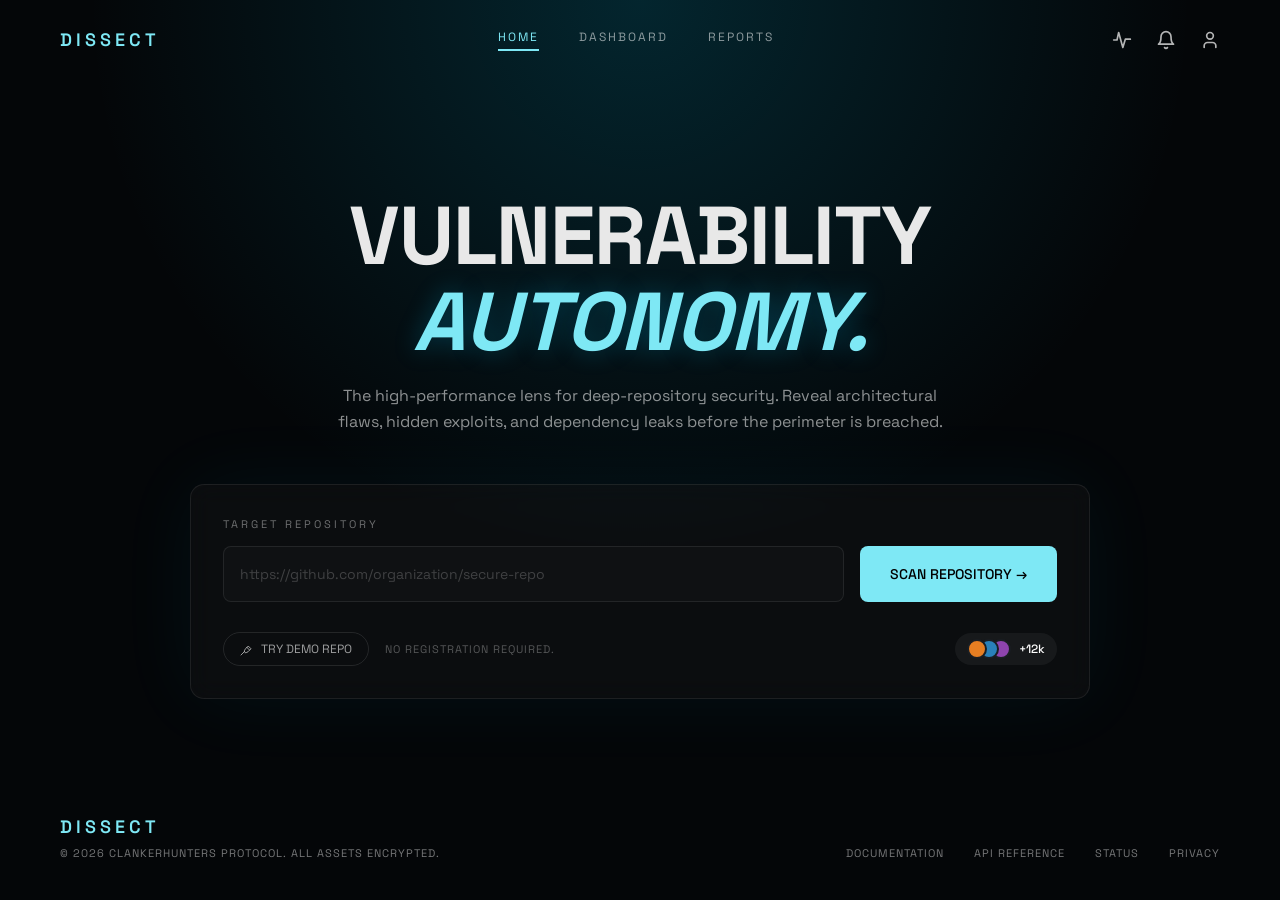
<file: frontend/index.html>
<!DOCTYPE html>
<html lang="en">
<head>
    <meta charset="UTF-8">
    <meta name="viewport" content="width=device-width, initial-scale=1.0">
    <title>DISSECT | Vulnerability Autonomy</title>
    
    <link rel="preconnect" href="https://fonts.googleapis.com">
    <link rel="preconnect" href="https://fonts.gstatic.com" crossorigin>
    <link href="https://fonts.googleapis.com/css2?family=Space+Grotesk:ital,wght@0,300..700;1,300..700&display=swap" rel="stylesheet">
    
    <link rel="stylesheet" href="styles.css">
</head>
<body>
    <nav class="navbar">
        <div class="nav-left">
            <span class="logo">DISSECT</span>
        </div>
        <div class="nav-center">
            <a href="#" class="nav-link active">HOME</a>
            <a href="dashboard.html" class="nav-link">DASHBOARD</a>
            <a href="report.html" class="nav-link">REPORTS</a>
        </div>
        <div class="nav-right">
            <svg class="nav-icon" xmlns="http://www.w3.org/2000/svg" width="20" height="20" viewBox="0 0 24 24" fill="none" stroke="currentColor" stroke-width="2" stroke-linecap="round" stroke-linejoin="round">
                <path d="M2 12h4l2-9 5 18 3-10h6"/>
            </svg>
            <svg class="nav-icon" xmlns="http://www.w3.org/2000/svg" width="20" height="20" viewBox="0 0 24 24" fill="none" stroke="currentColor" stroke-width="2" stroke-linecap="round" stroke-linejoin="round">
                <path d="M18 8A6 6 0 0 0 6 8c0 7-3 9-3 9h18s-3-2-3-9"></path>
                <path d="M13.73 21a2 2 0 0 1-3.46 0"></path>
            </svg>
            <svg class="nav-icon" xmlns="http://www.w3.org/2000/svg" width="20" height="20" viewBox="0 0 24 24" fill="none" stroke="currentColor" stroke-width="2" stroke-linecap="round" stroke-linejoin="round">
                <path d="M19 21v-2a4 4 0 0 0-4-4H9a4 4 0 0 0-4 4v2"></path>
                <circle cx="12" cy="7" r="4"></circle>
            </svg>
        </div>
    </nav>

    <main class="main-content">
        <div class="hero animate-fade-in">
            <h1 class="hero-title">VULNERABILITY</h1>
            <h2 class="hero-subtitle">AUTONOMY.</h2>
            <p class="hero-description">
                The high-performance lens for deep-repository security. Reveal architectural flaws, hidden exploits, and dependency leaks before the perimeter is breached.
            </p>
        </div>

        <div class="scan-card animate-slide-up">
            <label class="input-label">TARGET REPOSITORY</label>
            <div class="input-group">
                <input type="text" class="repo-input" placeholder="https://github.com/organization/secure-repo">
                <button id="scanBtn" class="scan-btn">SCAN REPOSITORY →</button>
            </div>
            
            <div class="card-bottom">
                <div class="bottom-left">
                    <button type="button" class="demo-btn">
                        <svg width="12" height="12" viewBox="0 0 24 24" fill="none" stroke="currentColor" stroke-width="2" stroke-linecap="round" stroke-linejoin="round" style="margin-right: 6px; vertical-align: middle;">
                            <path d="M13.5 6.5l5 5"></path><path d="M2 22l6.5-6.5"></path><path d="M10.4 17.6a8.5 8.5 0 0 0 6.1-2.5L22 9.6l-5.5-5.5-5.5 5.5a8.5 8.5 0 0 0-2.5 6.1"></path>
                        </svg>
                        TRY DEMO REPO
                    </button>
                    <span class="no-reg-text">NO REGISTRATION REQUIRED.</span>
                </div>
                <div class="bottom-right">
                    <div class="badge">
                        <div class="avatars">
                            <div class="avatar" style="background: #e67e22; z-index: 3;"></div>
                            <div class="avatar" style="background: #2980b9; z-index: 2;"></div>
                            <div class="avatar" style="background: #8e44ad; z-index: 1;"></div>
                        </div>
                        <span class="badge-text">+12k</span>
                    </div>
                </div>
            </div>
        </div>
    </main>

    <footer class="footer">
        <div class="footer-left">
            <div class="footer-logo">DISSECT</div>
            <div class="copyright">© 2026 CLANKERHUNTERS PROTOCOL. ALL ASSETS ENCRYPTED.</div>
        </div>
        <div class="footer-right">
            <a href="#">DOCUMENTATION</a>
            <a href="#">API REFERENCE</a>
            <a href="#">STATUS</a>
            <a href="#">PRIVACY</a>
        </div>
    </footer>

    <script src="script.js"></script>
</body>
</html>
</file>
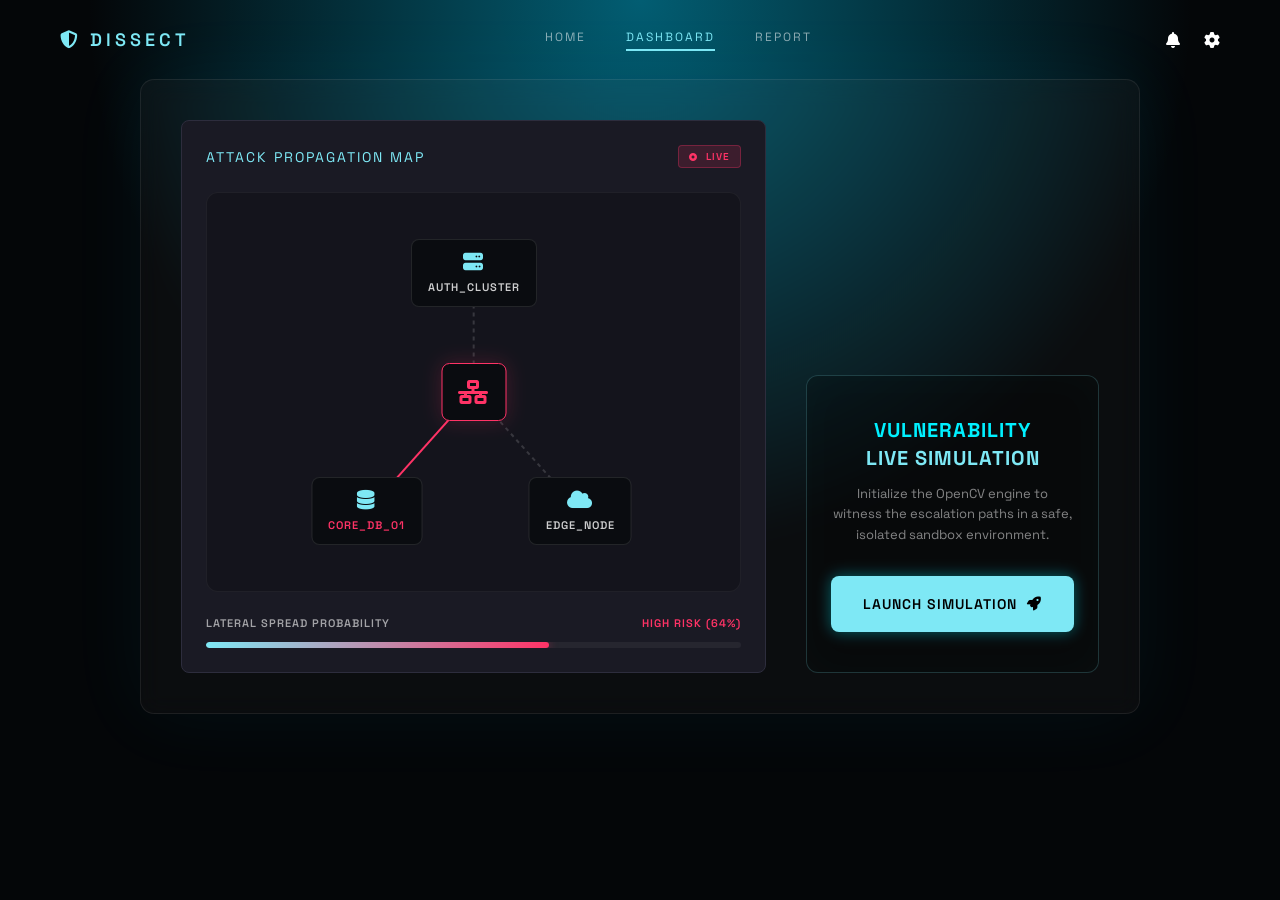
<file: frontend/dashboard.html>
<!DOCTYPE html>
<html lang="en">
<head>
    <meta charset="UTF-8">
    <meta name="viewport" content="width=device-width, initial-scale=1.0">
    <title>Dissect - Live Simulation</title>
    <link href="https://fonts.googleapis.com/css2?family=Space+Grotesk:wght@400;500;600;700&family=Fira+Code:wght@400;500&display=swap" rel="stylesheet">
    <link rel="stylesheet" href="https://cdnjs.cloudflare.com/ajax/libs/font-awesome/6.4.0/css/all.min.css">
    <link rel="stylesheet" href="stylesD.css">
    
    <style>
        /* --- Simulation Page Specific Layout --- */
        .sim-wrapper {
            display: grid;
            grid-template-columns: 2fr 1fr;
            gap: 40px;
            width: 1000px;
            max-width: 95%;
            margin: 0 auto;
            /* Reusing your glassmorphism from scan-card */
            padding: 40px;
            border-radius: 14px;
            background: rgba(255, 255, 255, 0.03);
            border: 1px solid rgba(255, 255, 255, 0.08);
            backdrop-filter: blur(12px);
            -webkit-backdrop-filter: blur(12px);
            box-shadow: 0 0 80px rgba(0,200,255,0.06);
            animation: slideUp 0.8s cubic-bezier(0.16, 1, 0.3, 1) forwards;
        }

        .section-header {
            font-size: 14px;
            letter-spacing: 2px;
            text-transform: uppercase;
            color: #7ee8f5;
            margin-bottom: 24px;
            display: flex;
            justify-content: space-between;
            align-items: center;
        }

        .live-tag {
            font-size: 10px;
            background: rgba(255, 51, 102, 0.15);
            color: #ff3366;
            padding: 4px 10px;
            border-radius: 4px;
            border: 1px solid rgba(255, 51, 102, 0.3);
            font-weight: 600;
            letter-spacing: 1px;
            animation: pulse 2s infinite;
        }

        /* --- Attack Map Graph --- */
        .graph-viz {
            position: relative;
            min-height: 400px;
            background: rgba(0, 0, 0, 0.2);
            border-radius: 12px;
            border: 1px solid rgba(255, 255, 255, 0.05);
            overflow: hidden;
        }

        .graph-lines {
            position: absolute;
            top: 0;
            left: 0;
            z-index: 1;
            width: 100%;
            height: 100%;
        }

        .node {
            position: absolute;
            z-index: 2;
            background: #0a0c10;
            border: 1px solid rgba(255, 255, 255, 0.1);
            padding: 12px 16px;
            border-radius: 8px;
            display: flex;
            flex-direction: column;
            align-items: center;
            gap: 8px;
            font-size: 11px;
            font-weight: 600;
            letter-spacing: 1px;
            color: rgba(255, 255, 255, 0.8);
            transform: translate(-50%, -50%);
            transition: transform 0.3s ease, border-color 0.3s ease;
        }

        .node:hover {
            transform: translate(-50%, -50%) scale(1.05);
            border-color: #7ee8f5;
        }

        .node i { font-size: 20px; color: #7ee8f5; }
        
        /* Node Positions */
        .node-top { top: 20%; left: 50%; }
        .node-center { 
            top: 50%; left: 50%; 
            border-color: #ff3366; 
            box-shadow: 0 0 20px rgba(255, 51, 102, 0.2);
            padding: 16px;
        }
        .node-center i { color: #ff3366; font-size: 24px; }
        .node-bottom-left { top: 80%; left: 30%; }
        .node-bottom-right { top: 80%; left: 70%; }
        .compromised-text { color: #ff3366; }

        /* --- Lateral Spread Bar --- */
        .spread-probability {
            margin-top: 24px;
        }

        .spread-header {
            display: flex;
            justify-content: space-between;
            font-size: 11px;
            font-weight: 600;
            letter-spacing: 1px;
            margin-bottom: 12px;
            color: rgba(255, 255, 255, 0.6);
        }

        .high-risk-text { color: #ff3366; }

        .progress-bar {
            height: 6px;
            background: rgba(255, 255, 255, 0.05);
            border-radius: 999px;
            overflow: hidden;
        }

        .progress-fill {
            height: 100%;
            background: linear-gradient(90deg, #7ee8f5, #ff3366);
            box-shadow: 0 0 10px rgba(255, 51, 102, 0.5);
            border-radius: 999px;
        }

        /* --- Right Column Controls --- */
        .sim-controls {
            display: flex;
            flex-direction: column;
            justify-content: center;
            gap: 20px;
        }

        .simulation-card {
            background: rgba(0, 0, 0, 0.3);
            border: 1px solid rgba(126, 232, 245, 0.2);
            border-radius: 12px;
            padding: 40px 24px;
            text-align: center;
            box-shadow: inset 0 0 40px rgba(126, 232, 245, 0.02);
        }

        .sim-title {
            font-size: 20px;
            font-weight: 700;
            margin-bottom: 12px;
            line-height: 1.4;
            letter-spacing: 1px;
        }

        .cyan-text { color: #7ee8f5; }
        .sim-desc {
            color: rgba(255, 255, 255, 0.5);
            font-size: 13px;
            margin-bottom: 30px;
            line-height: 1.6;
        }

        /* Matches your scan-btn exactly */
        .launch-btn {
            width: 100%;
            height: 56px;
            background: #7ee8f5;
            color: black;
            border: none;
            border-radius: 8px;
            font-family: inherit;
            font-weight: 600;
            font-size: 14px;
            letter-spacing: 1px;
            cursor: pointer;
            transition: all 0.3s ease;
            display: flex;
            justify-content: center;
            align-items: center;
            gap: 10px;
        }

        .launch-btn:hover {
            transform: scale(1.03);
            box-shadow: 0 0 20px rgba(126, 232, 245, 0.45);
            background: #ffffff;
        }

        @keyframes pulse {
            0% { opacity: 1; }
            50% { opacity: 0.6; }
            100% { opacity: 1; }
        }

        /* Responsive Layout for smaller screens */
        @media (max-width: 900px) {
            .sim-wrapper {
                grid-template-columns: 1fr;
            }
        }
    </style>
</head>
<body class="fade-in">
    <nav class="navbar">
        <div class="logo">
            <i class="fa-solid fa-shield-halved brand-icon"></i>
            <span>DISSECT</span>
        </div>
        <div class="nav-center">
            <a href="index.html" class="nav-link">HOME</a>
            <a href="dashboard.html" class="nav-link active">DASHBOARD</a>
            <a href="report.html" class="nav-link">REPORT</a>
        </div>
        <div class="nav-right">
            <i class="fa-solid fa-bell nav-icon"></i>
            <i class="fa-solid fa-gear nav-icon"></i>
        </div>
    </nav>

    <main class="main-content">
        
        <div class="sim-wrapper">
            <div class="attack-map-container">
                <div class="section-header">
                    <span>ATTACK PROPAGATION MAP</span>
                    <span class="live-tag"><i class="fa-solid fa-circle-dot" style="font-size: 8px; margin-right: 4px;"></i> LIVE</span>
                </div>
                
                <div class="graph-viz">
                    <div class="node node-top">
                        <i class="fa-solid fa-server"></i>
                        <span>AUTH_CLUSTER</span>
                    </div>
                    <div class="node node-center compromised">
                        <i class="fa-solid fa-network-wired"></i>
                    </div>
                    <div class="node node-bottom-left">
                        <i class="fa-solid fa-database"></i>
                        <span class="compromised-text">CORE_DB_01</span>
                    </div>
                    <div class="node node-bottom-right">
                        <i class="fa-solid fa-cloud"></i>
                        <span>EDGE_NODE</span>
                    </div>
                    
                    <svg class="graph-lines">
                        <line x1="50%" y1="20%" x2="50%" y2="50%" stroke="rgba(255,255,255,0.15)" stroke-width="2" stroke-dasharray="4"/>
                        <line x1="50%" y1="50%" x2="30%" y2="80%" stroke="#ff3366" stroke-width="2"/>
                        <line x1="50%" y1="50%" x2="70%" y2="80%" stroke="rgba(255,255,255,0.15)" stroke-width="2" stroke-dasharray="4"/>
                    </svg>
                </div>

                <div class="spread-probability">
                    <div class="spread-header">
                        <span>LATERAL SPREAD PROBABILITY</span>
                        <span class="high-risk-text">HIGH RISK (64%)</span>
                    </div>
                    <div class="progress-bar">
                        <div class="progress-fill" style="width: 64%;"></div>
                    </div>
                </div>
            </div>

            <div class="sim-controls">
                <div class="simulation-card">
                    <h3 class="sim-title">VULNERABILITY<br><span class="cyan-text">LIVE SIMULATION</span></h3>
                    <p class="sim-desc">Initialize the OpenCV engine to witness the escalation paths in a safe, isolated sandbox environment.</p>
                    <button class="launch-btn">LAUNCH SIMULATION <i class="fa-solid fa-rocket"></i></button>
                </div>
            </div>
        </div>

    </main>
</body>
</html>

<!-- <!DOCTYPE html>
<html lang="en">
<head>
    <meta charset="UTF-8">
    <meta name="viewport" content="width=device-width, initial-scale=1.0">
    <title>Dissect Dashboard</title>
    <link href="https://fonts.googleapis.com/css2?family=Inter:wght@400;500;600;700&family=Fira+Code:wght@400;500&display=swap" rel="stylesheet">
    <link rel="stylesheet" href="https://cdnjs.cloudflare.com/ajax/libs/font-awesome/6.4.0/css/all.min.css">
    <link rel="stylesheet" href="stylesD.css">
</head>
<body>
    <nav class="navbar">
        <div class="logo">
            <i class="fa-solid fa-shield-halved brand-icon"></i>
            <span>DISSECT</span>
        </div>
        <div class="nav-center">
            <a href="index.html" class="nav-link">HOME</a>
            <a href="#" class="nav-link active">DASHBOARD</a>
            <a href="report.html" class="nav-link">REPORT PAGE</a>
            <a href="#" class="nav-link">ABOUT US</a>
        </div>
        <div class="nav-right">
        </div>
    </nav>

    <main class="dashboard">
        
        <aside class="panel left-panel">
            <h2 class="panel-title">THREAT LANDSCAPE OVERVIEW</h2>
            
            <div class="gauge-container">
                <svg class="gauge-svg" viewBox="0 0 120 120">
                    <circle class="gauge-bg" cx="60" cy="60" r="54"></circle>
                    <circle class="gauge-progress" cx="60" cy="60" r="54"></circle>
                </svg>
                <div class="gauge-text">
                    <span class="gauge-number">75</span>
                    <span class="gauge-label">CRITICAL RISK</span>
                </div>
            </div>

            <div class="card active-threats">
                <div>
                    <h3 class="card-subtitle">ACTIVE THREATS</h3>
                    <div class="threat-count">12</div>
                </div>
                <i class="fa-solid fa-triangle-exclamation warning-icon"></i>
            </div>

            <div class="metrics-grid">
                <div class="metric-box">
                    <span class="metric-label">ML CONFIDENCE</span>
                    <span class="metric-value cyan-text">98.4%</span>
                </div>
                <div class="metric-box">
                    <span class="metric-label">CVE LOGIC</span>
                    <span class="metric-value purple-text">08</span>
                </div>
            </div>

            <div class="system-alerts">
                <h3 class="card-subtitle"><i class="fa-solid fa-gear"></i> SYSTEM ALERTS</h3>
                <div class="alert-item">
                    <span class="alert-tag red-text">STAGING_A12:</span> Lateral movement detected in node cluster. High-velocity patterns identified.
                </div>
                <div class="alert-item">
                    <span class="alert-tag cyan-text">AUTH_SESS:</span> Buffer overflow pattern recognized in session manager logic.
                </div>
            </div>

            <div class="user-profile">
                <div class="avatar"><i class="fa-solid fa-user-astronaut"></i></div>
                <div class="user-info">
                    <div class="user-role">Admin Operator</div>
                    <div class="user-node">Node ID: VS-ALPHA-01</div>
                </div>
                <i class="fa-solid fa-gear settings-icon"></i>
            </div>
        </aside>

        <section class="panel center-panel">
            <div class="code-header">
                <span class="file-path"><i class="fa-regular fa-file-code"></i> src/auth/session_manager.c</span>
                <div class="window-controls">
                    <span class="dot red-dot"></span>
                    <span class="dot yellow-dot"></span>
                    <span class="dot green-dot"></span>
                </div>
            </div>
            
            <div class="code-editor">
<pre><code><span class="line-num">12</span> <span class="keyword">void</span> <span class="function">handle_request</span>(<span class="keyword">char</span> *input) {
<span class="line-num">13</span>     <span class="keyword">char</span> buffer[<span class="number">64</span>];
<span class="line-num">14</span>     <span class="comment">// CRITICAL VULNERABILITY DETECTED BELOW</span>
<span class="line-num">15</span> 
<div class="code-highlight"><span class="line-num">16</span>     <span class="function">strcpy</span>(buffer, input);   <span class="error-tag">[OUT-OF-BOUNDS READ/WRITE]</span></div>
<span class="line-num">17</span>     <span class="keyword">return</span>;
<span class="line-num">18</span> }</code></pre>
            </div>

            <div class="attack-map-container">
                <div class="map-header">
                    <h2 class="panel-title">ATTACK PROPAGATION MAP</h2>
                    <span class="live-tag">LIVE EVOLUTION</span>
                </div>
                
                <div class="graph-viz">
                    <div class="node node-top">
                        <i class="fa-solid fa-server"></i>
                        <span>AUTH_CLUSTER</span>
                    </div>
                    <div class="node node-center compromised">
                        <i class="fa-solid fa-network-wired"></i>
                    </div>
                    <div class="node node-bottom-left">
                        <i class="fa-solid fa-database"></i>
                        <span class="red-text">CORE_DB_01</span>
                    </div>
                    <div class="node node-bottom-right">
                        <i class="fa-solid fa-cloud"></i>
                        <span>EDGE_NODE</span>
                    </div>
                    <svg class="graph-lines" width="100%" height="100%">
                        <line x1="50%" y1="20%" x2="50%" y2="50%" stroke="#333" stroke-width="2" stroke-dasharray="4"/>
                        <line x1="50%" y1="50%" x2="30%" y2="80%" stroke="#ff3366" stroke-width="2"/>
                        <line x1="50%" y1="50%" x2="70%" y2="80%" stroke="#333" stroke-width="2" stroke-dasharray="4"/>
                    </svg>
                </div>

                <div class="spread-probability">
                    <div class="spread-header">
                        <span>LATERAL SPREAD PROBABILITY</span>
                        <span class="purple-text">HIGH RISK (64%)</span>
                    </div>
                    <div class="progress-bar"><div class="progress-fill" style="width: 64%;"></div></div>
                </div>
            </div>
        </section>

        <aside class="panel right-panel">
            <h2 class="panel-title">TECHNICAL SUMMARY</h2>
            <div class="summary-card text-muted">
                The use of <span class="highlight-text">strcpy</span> without bounds checking allows an attacker to overwrite the stack, potentially hijacking the Instruction pointer (EIP) and executing arbitrary shellcode in the context of the service.
            </div>

            <h2 class="panel-title mt-4">REMEDIATION PROTOCOL</h2>
            <div class="remediation-card">
                <p class="text-muted text-sm">Replace <span class="highlight-text">strcpy</span> with <span class="highlight-text">strncpy</span> or <span class="highlight-text">strlcpy</span>.</p>
                <div class="snippet-box">
<pre><code><span class="function">strncpy</span>(buffer, input, <span class="keyword">sizeof</span>(buffer) - <span class="number">1</span>);
buffer[<span class="keyword">sizeof</span>(buffer) - <span class="number">1</span>] = <span class="string">'\0'</span>;</code></pre>
                </div>
                <p class="text-muted text-xs italic mt-2">Note: Always ensure explicit null-termination when using standard C string functions.</p>
            </div>

            <div class="simulation-card">
                <h3 class="sim-title">VULNERABILITY<br><span class="cyan-text">LIVE SIMULATION</span></h3>
                <p class="text-muted text-sm text-center">Witness the escalation in a safe sandbox.</p>
                <button class="launch-btn">LAUNCH SIMULATION <i class="fa-solid fa-rocket"></i></button>
            </div>

            <div class="footer-links">
                <a href="#"><i class="fa-solid fa-code"></i> VIEW ON GITHUB</a>
                <a href="#"><i class="fa-regular fa-file-lines"></i> API REFERENCE</a>
            </div>
        </aside>
    </main>
    <script src="scriptD.js"></script>
</body>
</html> -->
</file>
<file: frontend/styles.css>
/* --- Global Styles --- */
* {
    box-sizing: border-box;
    margin: 0;
    padding: 0;
}

body {
    font-family: "Space Grotesk", sans-serif;
    background: radial-gradient(circle at 50% 0%, rgba(0,180,220,0.18), transparent 50%), #040608;
    color: white;
    min-height: 100vh;
    display: flex;
    flex-direction: column;
    -webkit-font-smoothing: antialiased;
    -moz-osx-font-smoothing: grayscale;
    opacity: 1;
    transition: opacity 0.35s ease;
}

body.fade-out {
    opacity: 0;
}

body.fade-in {
    opacity: 0;
    animation: fadeIn 0.35s ease forwards;
}

@keyframes fadeIn {
    to { opacity: 1; }
}

/* --- Navbar --- */
.navbar {
    display: flex;
    justify-content: space-between;
    align-items: center;
    padding: 28px 60px;
}

.logo, .footer-logo {
    font-weight: 600;
    letter-spacing: 4px;
    color: #7ee8f5;
    font-size: 18px;
}

.nav-center {
    display: flex;
    gap: 40px;
}

.nav-link {
    font-size: 12px;
    text-transform: uppercase;
    letter-spacing: 2px;
    text-decoration: none;
    color: rgba(255, 255, 255, 0.55);
    padding-bottom: 4px;
    transition: color 0.3s ease;
}

.nav-link:hover {
    color: white;
}

.nav-link.active {
    color: #7ee8f5;
    border-bottom: 2px solid #7ee8f5;
}

.nav-right {
    display: flex;
    gap: 24px;
    align-items: center;
}

.nav-icon {
    color: rgba(255, 255, 255, 0.7);
    cursor: pointer;
    transition: color 0.3s ease;
}

.nav-icon:hover {
    color: #7ee8f5;
}

/* --- Main Content & Hero --- */
.main-content {
    flex: 1;
    display: flex;
    flex-direction: column;
    justify-content: center;
    align-items: center;
    padding: 40px 20px;
}

.hero {
    text-align: center;
    margin-top: 40px; /* lowered heading slightly */
    margin-bottom: 20px;
    opacity: 0; /* For animation */
}

.hero-title {
    font-size: 82px; /* reduced size */
    font-weight: 700;
    color: #e8e8e8;
    letter-spacing: -1px;
    line-height: 1;
    margin-bottom: 4px; /* tighter gap */
}

.hero-subtitle {
    font-size: 82px; /* reduced size */
    font-weight: 700;
    font-style: italic;
    color: #7ee8f5;
    line-height: 1;
    margin-top: 0; /* tighter gap */
    margin-bottom: 20px;
    text-shadow: 0 0 25px rgba(0,200,255,0.25);
}

.hero-description {
    max-width: 640px;
    margin: 12px auto 10px auto; /* reduced space below paragraph */
    color: rgba(255, 255, 255, 0.55);
    font-size: 16px;
    line-height: 1.6;
}

/* --- Scan Card --- */
.scan-card {
    width: 900px;
    max-width: 100%;
    margin: 20px auto 0; /* moved up */
    padding: 32px;
    border-radius: 14px;
    background: rgba(255, 255, 255, 0.03);
    border: 1px solid rgba(255, 255, 255, 0.08);
    backdrop-filter: blur(12px);
    -webkit-backdrop-filter: blur(12px);
    box-shadow: 0 0 80px rgba(0,200,255,0.06);
    opacity: 0; /* For animation */
    transform: translateY(30px); /* For animation */
}

.input-label {
    display: block;
    font-size: 11px;
    letter-spacing: 3px;
    text-transform: uppercase;
    color: rgba(255, 255, 255, 0.4);
    margin-bottom: 15px;
}

.input-group {
    display: flex;
    width: 100%;
    margin-bottom: 24px;
}

.repo-input {
    flex: 1;
    height: 56px;
    border-radius: 8px;
    border: 1px solid rgba(255, 255, 255, 0.08);
    background: rgba(255, 255, 255, 0.02);
    color: white;
    padding: 0 16px;
    font-size: 14px;
    font-family: inherit;
    outline: none;
    transition: border-color 0.3s ease;
}

.repo-input:focus {
    border-color: rgba(126, 232, 245, 0.5);
}

.repo-input::placeholder {
    color: rgba(255, 255, 255, 0.2);
}

.scan-btn {
    height: 56px;
    padding: 0 30px;
    margin-left: 16px;
    border-radius: 8px;
    background: #7ee8f5;
    color: black;
    font-weight: 500;
    font-size: 14px;
    font-family: inherit;
    border: none;
    cursor: pointer;
    transition: all 0.2s ease;
    white-space: nowrap;
}

.scan-btn:hover {
    transform: scale(1.03);
    box-shadow: 0 0 20px rgba(0, 200, 255, 0.45);
}

/* --- Card Bottom Row --- */
.card-bottom {
    display: flex;
    justify-content: space-between;
    align-items: center;
    margin-top: 30px;
}

.bottom-left {
    display: flex;
    align-items: center;
    gap: 16px;
}

.demo-btn {
    border: 1px solid rgba(255, 255, 255, 0.1);
    background: transparent;
    color: rgba(255, 255, 255, 0.6);
    border-radius: 999px;
    padding: 8px 16px;
    font-size: 12px;
    font-family: inherit;
    cursor: pointer;
    transition: background 0.3s ease, color 0.3s ease;
}

.demo-btn:hover {
    background: rgba(255, 255, 255, 0.05);
    color: white;
}

.no-reg-text {
    font-size: 11px;
    color: rgba(255, 255, 255, 0.3);
    text-transform: uppercase;
    letter-spacing: 1px;
}

.badge {
    display: flex;
    align-items: center;
    background: rgba(255, 255, 255, 0.05);
    border-radius: 999px;
    padding: 6px 12px;
}

.avatars {
    display: flex;
    margin-right: 8px;
}

.avatar {
    width: 20px;
    height: 20px;
    border-radius: 50%;
    border: 2px solid #1a1e23; /* Matching dark background to create gap effect */
    margin-left: -8px;
}

.avatar:first-child {
    margin-left: 0;
}

.badge-text {
    font-size: 12px;
    color: white;
    font-weight: 500;
}

/* --- Footer --- */
.footer {
    display: flex;
    justify-content: space-between;
    align-items: flex-end;
    padding: 40px 60px;
}

.footer-logo {
    margin-bottom: 8px;
}

.copyright {
    font-size: 11px;
    letter-spacing: 1px;
    color: rgba(255, 255, 255, 0.45);
}

.footer-right {
    display: flex;
    gap: 30px;
}

.footer-right a {
    color: rgba(255, 255, 255, 0.45);
    text-decoration: none;
    font-size: 11px;
    letter-spacing: 1px;
    text-transform: uppercase;
    transition: color 0.3s ease;
}

.footer-right a:hover {
    color: #7ee8f5;
}

/* --- Animations (Triggered by JS) --- */
.animate-fade-in.loaded {
    animation: fadeIn 1s ease forwards;
}

.animate-slide-up.loaded {
    animation: slideUp 1s cubic-bezier(0.16, 1, 0.3, 1) 0.3s forwards;
}

@keyframes fadeIn {
    from { opacity: 0; }
    to { opacity: 1; }
}

@keyframes slideUp {
    from {
        opacity: 0;
        transform: translateY(30px);
    }
    to {
        opacity: 1;
        transform: translateY(0);
    }
}

/* --- Responsive Design --- */
@media (max-width: 1024px) {
    .hero-title, .hero-subtitle {
        font-size: 72px;
    }
    .scan-card {
        width: 85%;
    }
}

@media (max-width: 768px) {
    .navbar {
        padding: 20px;
        flex-direction: column;
        gap: 20px;
    }
    .hero-title, .hero-subtitle {
        font-size: 42px;
    }
    .hero-description {
        font-size: 14px;
        padding: 0 20px;
    }
    .scan-card {
        width: 95%;
        padding: 24px;
    }
    .input-group {
        flex-direction: column;
        gap: 16px;
    }
    .scan-btn {
        margin-left: 0;
        width: 100%;
    }
    .card-bottom {
        flex-direction: column;
        align-items: flex-start;
        gap: 20px;
    }
    .footer {
        flex-direction: column;
        align-items: flex-start;
        padding: 30px 20px;
        gap: 30px;
    }
    .footer-right {
        flex-wrap: wrap;
        gap: 15px;
    }
}
</file>
<file: frontend/stylesD.css>
:root {
    --bg-main: #0a0a0f;
    --bg-panel: #111116;
    --bg-card: #1a1a24;
    --cyan: #00f0ff;
    --cyan-glow: rgba(0, 240, 255, 0.4);
    --red: #ff3366;
    --red-glow: rgba(255, 51, 102, 0.3);
    --purple: #bd93f9;
    --text-main: #e2e8f0;
    --text-muted: #8b949e;
    --border-color: #2d2d3d;
}

* {
    margin: 0;
    padding: 0;
    box-sizing: border-box;
}

body {
    font-family: "Space Grotesk", sans-serif;
    background: radial-gradient(circle at 50% 0%, rgba(0,180,220,0.5), transparent 50%), #040608;
    color: white;
    min-height: 100vh;
    display: flex;
    flex-direction: column;
    -webkit-font-smoothing: antialiased;
    -moz-osx-font-smoothing: grayscale;
    opacity: 1;
    transition: opacity 0.35s ease;
}

/* Typography Utilities */
.cyan-text { color: var(--cyan); }
.red-text { color: var(--red); }
.purple-text { color: var(--purple); }
.text-muted { color: var(--text-muted); }
.text-sm { font-size: 0.85rem; }
.text-xs { font-size: 0.75rem; }
.italic { font-style: italic; }
.mt-2 { margin-top: 0.5rem; }
.mt-4 { margin-top: 1.5rem; }
.text-center { text-align: center; }

/* Navigation Bar */
.navbar {
    display: flex;
    justify-content: space-between;
    align-items: center;
    padding: 28px 60px;
}

.logo {
    font-weight: 600;
    letter-spacing: 4px;
    color: #7ee8f5;
    font-size: 18px;
    display: flex;
    align-items: center;
    gap: 0.5rem;
}

.nav-center {
    display: flex;
    gap: 40px;
}

.nav-link {
    font-size: 12px;
    text-transform: uppercase;
    letter-spacing: 2px;
    text-decoration: none;
    color: rgba(255, 255, 255, 0.55);
    padding-bottom: 4px;
    transition: color 0.3s ease;
}

.nav-link:hover {
    color: white;
}

.nav-link.active {
    color: #7ee8f5;
    border-bottom: 2px solid #7ee8f5;
}

.nav-right {
    display: flex;
    gap: 24px;
    align-items: center;
}

.nav-links li.active, .nav-links li:hover {
    color: var(--text-main);
}

.nav-links li.active a {
    color: inherit;
}

.top-status {
    display: flex;
    gap: 1rem;
    font-size: 0.75rem;
    font-weight: 600;
}

.status-badge, .version-badge {
    background-color: var(--bg-card);
    padding: 0.4rem 0.8rem;
    border-radius: 4px;
    display: flex;
    align-items: center;
    gap: 0.5rem;
    border: 1px solid var(--border-color);
}

.dot {
    width: 8px;
    height: 8px;
    border-radius: 50%;
    display: inline-block;
}
.green-dot { background-color: #00ff66; box-shadow: 0 0 5px #00ff66; }
.red-dot { background-color: var(--red); }
.yellow-dot { background-color: #ffcc00; }

/* Dashboard Layout */
.dashboard {
    display: grid;
    grid-template-columns: 300px 1fr 350px;
    gap: 1.5rem;
    padding: 1.5rem;
    flex-grow: 1;
    overflow-y: auto;
}

.panel {
    background-color: var(--bg-panel);
    border-radius: 8px;
    padding: 1.5rem;
    border: 1px solid var(--border-color);
    display: flex;
    flex-direction: column;
}

.panel-title {
    font-size: 0.75rem;
    font-weight: 700;
    letter-spacing: 1.5px;
    color: var(--purple);
    margin-bottom: 1.5rem;
}

.panel-title.mt-4 {
    color: var(--cyan);
}

/* LEFT PANEL: Gauge */
.gauge-container {
    position: relative;
    width: 160px;
    height: 160px;
    margin: 0 auto 2rem;
}

.gauge-svg {
    transform: rotate(-90deg);
    width: 100%;
    height: 100%;
}

.gauge-bg {
    fill: none;
    stroke: var(--bg-card);
    stroke-width: 8;
}

.gauge-progress {
    fill: none;
    stroke: var(--cyan);
    stroke-width: 8;
    stroke-dasharray: 339; /* 2 * PI * r */
    stroke-dashoffset: 85; /* Represents 75% */
    stroke-linecap: round;
    filter: drop-shadow(0 0 8px var(--cyan-glow));
    transition: stroke-dashoffset 1s ease-out;
}

.gauge-text {
    position: absolute;
    top: 50%;
    left: 50%;
    transform: translate(-50%, -50%);
    text-align: center;
}

.gauge-number {
    display: block;
    font-size: 2.5rem;
    font-weight: 700;
}

.gauge-label {
    font-size: 0.5rem;
    color: var(--red);
    padding: 2px 6px;
    border-radius: 3px;
    font-weight: 600;
}

/* Cards & Metrics */
.card, .metric-box, .summary-card, .remediation-card {
    background-color: var(--bg-card);
    border: 1px solid var(--border-color);
    border-radius: 6px;
    padding: 1rem;
    margin-bottom: 1rem;
}

.active-threats {
    display: flex;
    justify-content: space-between;
    align-items: center;
    border-left: 3px solid var(--red);
}

.card-subtitle {
    font-size: 0.7rem;
    color: var(--text-muted);
    margin-bottom: 0.5rem;
}

.threat-count {
    font-size: 2rem;
    font-weight: 700;
}

.warning-icon {
    font-size: 1.5rem;
    color: var(--red);
    filter: drop-shadow(0 0 5px var(--red-glow));
}

.metrics-grid {
    display: grid;
    grid-template-columns: 1fr 1fr;
    gap: 1rem;
    margin-bottom: 1.5rem;
}

.metric-label {
    display: block;
    font-size: 0.65rem;
    color: var(--text-muted);
    margin-bottom: 0.5rem;
}

.metric-value {
    font-size: 1.5rem;
    font-weight: 700;
}

.system-alerts .alert-item {
    font-size: 0.8rem;
    line-height: 1.4;
    margin-bottom: 1rem;
    padding-bottom: 1rem;
    border-bottom: 1px solid var(--border-color);
}

.alert-tag {
    font-weight: 700;
}

.user-profile {
    margin-top: auto;
    display: flex;
    align-items: center;
    gap: 1rem;
    padding-top: 1rem;
    border-top: 1px solid var(--border-color);
}

.avatar {
    width: 32px;
    height: 32px;
    background-color: var(--bg-card);
    border-radius: 4px;
    display: flex;
    align-items: center;
    justify-content: center;
}

.user-info .user-role { font-size: 0.8rem; font-weight: 600; }
.user-info .user-node { font-size: 0.7rem; color: var(--text-muted); }
.settings-icon { margin-left: auto; color: var(--text-muted); cursor: pointer; }

/* CENTER PANEL: Code & Map */
.code-header {
    background-color: var(--bg-card);
    padding: 0.75rem 1rem;
    border-radius: 8px 8px 0 0;
    border: 1px solid var(--border-color);
    border-bottom: none;
    display: flex;
    justify-content: space-between;
    align-items: center;
}

.file-path {
    font-family: 'Fira Code', monospace;
    font-size: 0.8rem;
    color: var(--cyan);
}

.window-controls {
    display: flex;
    gap: 6px;
}

.code-editor {
    background-color: #0d0d14;
    padding: 1.5rem;
    border-radius: 0 0 8px 8px;
    border: 1px solid var(--border-color);
    font-family: 'Fira Code', monospace;
    font-size: 0.9rem;
    line-height: 1.6;
    overflow-x: auto;
    margin-bottom: 1.5rem;
}

.code-editor .keyword { color: #ff7b72; }
.code-editor .function { color: #d2a8ff; }
.code-editor .string { color: #a5d6ff; }
.code-editor .number { color: #79c0ff; }
.code-editor .comment { color: var(--text-muted); }
.code-editor .line-num { color: #4b5363; margin-right: 1rem; user-select: none; }

.code-highlight {
    background-color: rgba(255, 51, 102, 0.1);
    border-left: 3px solid var(--red);
    padding: 2px 0;
    margin-left: -1.5rem;
    padding-left: calc(1.5rem - 3px);
    display: flex;
    align-items: center;
}

.error-tag {
    color: var(--red);
    font-size: 0.75rem;
    margin-left: 2rem;
    font-style: italic;
}

/* Map Section */
.attack-map-container {
    background-color: var(--bg-card);
    border: 1px solid var(--border-color);
    border-radius: 8px;
    padding: 1.5rem;
    flex-grow: 1;
    display: flex;
    flex-direction: column;
}

.map-header {
    display: flex;
    justify-content: space-between;
    align-items: center;
    margin-bottom: 1rem;
}

.live-tag {
    font-size: 0.65rem;
    background-color: rgba(189, 147, 249, 0.1);
    color: var(--purple);
    padding: 4px 8px;
    border-radius: 4px;
    border: 1px solid var(--purple);
    font-weight: 600;
}

.graph-viz {
    position: relative;
    flex-grow: 1;
    min-height: 250px;
}

.graph-lines {
    position: absolute;
    top: 0;
    left: 0;
    z-index: 1;
}

.node {
    position: absolute;
    z-index: 2;
    background-color: var(--bg-panel);
    border: 1px solid var(--border-color);
    padding: 0.8rem;
    border-radius: 8px;
    display: flex;
    flex-direction: column;
    align-items: center;
    gap: 0.5rem;
    font-size: 0.7rem;
    font-weight: 600;
    transform: translate(-50%, -50%);
}

.node i { font-size: 1.2rem; }
.node-top { top: 20%; left: 50%; }
.node-center { 
    top: 50%; left: 50%; 
    border-color: var(--red); 
    box-shadow: 0 0 15px var(--red-glow);
    padding: 1rem;
}
.node-center i { color: var(--red); }
.node-bottom-left { top: 80%; left: 30%; }
.node-bottom-right { top: 80%; left: 70%; }

.spread-probability {
    margin-top: 1.5rem;
}

.spread-header {
    display: flex;
    justify-content: space-between;
    font-size: 0.7rem;
    font-weight: 600;
    margin-bottom: 0.5rem;
}

.progress-bar {
    height: 6px;
    background-color: var(--bg-panel);
    border-radius: 3px;
    overflow: hidden;
}

.progress-fill {
    height: 100%;
    background: linear-gradient(90deg, var(--purple), var(--red));
    box-shadow: 0 0 8px var(--purple);
}

/* RIGHT PANEL */
.highlight-text {
    font-family: 'Fira Code', monospace;
    color: var(--purple);

    font-size: 0.8rem;
}

.snippet-box {
    background-color: #0d0d14;
    padding: 1rem;
    border-radius: 4px;
    font-family: 'Fira Code', monospace;
    font-size: 0.6rem;
    margin-top: 1rem;
    border: 1px solid var(--border-color);
}

.simulation-card {
    background: linear-gradient(180deg, var(--bg-card) 0%, #111e25 100%);
    border: 1px solid var(--cyan);
    border-radius: 8px;
    padding: 2rem 1.5rem;
    text-align: center;
    margin-top: auto;
    box-shadow: 0 0 20px rgba(0, 240, 255, 0.05);
}

.sim-title {
    font-size: 1.2rem;
    color: var(--cyan);
    font-weight: 700;
    margin-bottom: 0.5rem;
    line-height: 1.2;
}

.launch-btn {
    width: 100%;
    background-color: var(--cyan);
    color: var(--bg-main);
    border: none;
    padding: 1rem;
    border-radius: 4px;
    font-weight: 700;
    font-size: 0.9rem;
    cursor: pointer;
    margin-top: 1.5rem;
    transition: all 0.3s;
    box-shadow: 0 0 15px var(--cyan-glow);
    display: flex;
    justify-content: center;
    align-items: center;
    gap: 0.5rem;
}

.launch-btn:hover {
    background-color: #fff;
    box-shadow: 0 0 25px var(--cyan);
}

.footer-links {
    display: flex;
    flex-direction: column;
    gap: 1rem;
    margin-top: 1.5rem;
}

.footer-links a {
    color: var(--text-muted);
    text-decoration: none;
    font-size: 0.75rem;
    font-weight: 600;
    display: flex;
    align-items: center;
    gap: 0.5rem;
    transition: color 0.3s;
}

.footer-links a:hover {
    color: var(--text-main);
}
</file>
